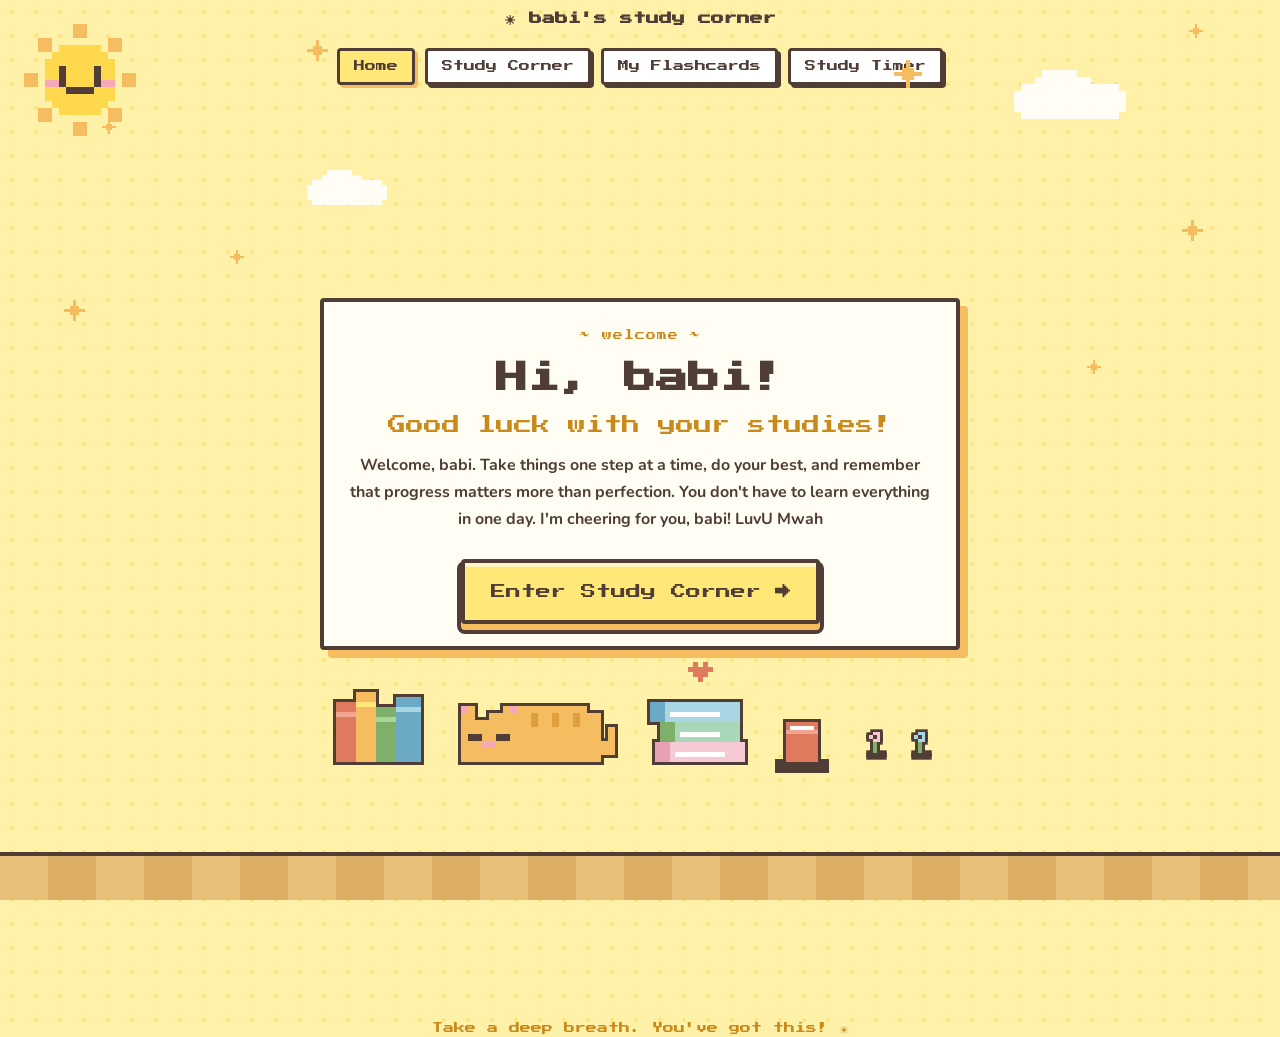
<file: index.html>
<!DOCTYPE html>
<html lang="en">

<head>
    <meta charset="UTF-8" />
    <meta name="viewport" content="width=device-width, initial-scale=1.0" />
    <title>Welcome - babi's study</title>
    <link rel="stylesheet" href="landing.css" />
    <link href="https://fonts.googleapis.com/css2?family=Press+Start+2P&family=Nunito:wght@400;700;800&display=swap"
        rel="stylesheet">
</head>

<body class="welcome">
    <header class="topbar pixel-panel">
        <div class="logo"> ☀ babi's study corner</div>
        <nav>
            <a href="index.html" class="nav-btn active">Home</a>
            <a href="study.html" class="nav-btn">Study Corner</a>
            <a href="study.html" class="nav-btn">My Flashcards</a>
            <a href="timer.html" class="nav-btn">Study Timer</a>
        </nav>
        <button class="menu-toggle" aria-label="Menu" aria-expanded="false">☰</button>
    </header>
    <!-- Reusable pixel sprites -->
    <svg width="0" height="0" style="position:absolute" aria-hidden="true" focusable="false">
        <defs>
            <symbol id="px-star" viewBox="0 0 7 7" shape-rendering="crispEdges">
                <rect x="3" y="0" width="1" height="7" fill="currentColor" />
                <rect x="0" y="3" width="7" height="1" fill="currentColor" />
                <rect x="2" y="2" width="3" height="3" fill="currentColor" />
            </symbol>
            <symbol id="px-heart" viewBox="0 0 5 4" shape-rendering="crispEdges">
                <rect x="1" y="0" width="1" height="1" fill="#E07A5F" />
                <rect x="3" y="0" width="1" height="1" fill="#E07A5F" />
                <rect x="0" y="1" width="5" height="1" fill="#E07A5F" />
                <rect x="1" y="2" width="3" height="1" fill="#E07A5F" />
                <rect x="2" y="3" width="1" height="1" fill="#E07A5F" />
            </symbol>
            <symbol id="px-cloud" viewBox="0 0 16 7" shape-rendering="crispEdges">
                <rect x="4" y="0" width="5" height="1" fill="#fff" />
                <rect x="3" y="1" width="8" height="1" fill="#fff" />
                <rect x="1" y="2" width="14" height="1" fill="#fff" />
                <rect x="0" y="3" width="16" height="3" fill="#fff" />
                <rect x="1" y="6" width="14" height="1" fill="#fff" />
            </symbol>
        </defs>
    </svg>

    <!-- Sky decorations -->
    <div class="sky" aria-hidden="true">
        <svg class="sun px" viewBox="0 0 16 16" shape-rendering="crispEdges">
            <g fill="#F6BD60">
                <rect x="7" y="0" width="2" height="2" />
                <rect x="7" y="14" width="2" height="2" />
                <rect x="0" y="7" width="2" height="2" />
                <rect x="14" y="7" width="2" height="2" />
                <rect x="2" y="2" width="2" height="2" />
                <rect x="12" y="2" width="2" height="2" />
                <rect x="2" y="12" width="2" height="2" />
                <rect x="12" y="12" width="2" height="2" />
            </g>
            <g fill="#FFD84D">
                <rect x="5" y="3" width="6" height="1" />
                <rect x="4" y="4" width="8" height="1" />
                <rect x="3" y="5" width="10" height="6" />
                <rect x="4" y="11" width="8" height="1" />
                <rect x="5" y="12" width="6" height="1" />
            </g>
            <g fill="#503D35">
                <rect x="5" y="6" width="1" height="2" />
                <rect x="10" y="6" width="1" height="2" />
                <rect x="5" y="8" width="1" height="1" />
                <rect x="6" y="9" width="4" height="1" />
                <rect x="10" y="8" width="1" height="1" />
            </g>
            <g fill="#F7A8B8">
                <rect x="3" y="8" width="2" height="1" />
                <rect x="11" y="8" width="2" height="1" />
            </g>
        </svg>

        <svg class="cloud c1 px" viewBox="0 0 16 7">
            <use href="#px-cloud" />
        </svg>
        <svg class="cloud c2 px" viewBox="0 0 16 7">
            <use href="#px-cloud" />
        </svg>

        <svg class="star s1 px" viewBox="0 0 7 7">
            <use href="#px-star" />
        </svg>
        <svg class="star s2 px" viewBox="0 0 7 7">
            <use href="#px-star" />
        </svg>
        <svg class="star s3 px" viewBox="0 0 7 7">
            <use href="#px-star" />
        </svg>
        <svg class="star s4 px" viewBox="0 0 7 7">
            <use href="#px-star" />
        </svg>
        <svg class="star s5 px" viewBox="0 0 7 7">
            <use href="#px-star" />
        </svg>
        <svg class="star s6 px" viewBox="0 0 7 7">
            <use href="#px-star" />
        </svg>
        <svg class="star s7 px" viewBox="0 0 7 7">
            <use href="#px-star" />
        </svg>
        <svg class="star s8 px" viewBox="0 0 7 7">
            <use href="#px-star" />
        </svg>
    </div>

    <main class="stage">
        <section class="card" aria-labelledby="welcomeTitle">
            <p class="tag">~ welcome ~</p>
            <h1 id="welcomeTitle">Hi, babi!</h1>
            <p class="subtitle">Good luck with your studies!</p>
            <p class="note">Welcome, babi. Take things one step at a time, do your best, and
                remember that progress matters more than perfection. You don't have to learn everything in one day. I'm
                cheering for you, babi! LuvU Mwah</p>
            <a class="start-btn" href="study.html">
                <span class="label">Enter Study Corner</span>
                <span class="arrow" aria-hidden="true">→</span>
            </a>
        </section>

        <!-- Cozy scene: books, sleeping cat, notebook stack -->
        <div class="scene" aria-hidden="true">
            <svg class="books outlined px" viewBox="0 0 18 14" shape-rendering="crispEdges">
                <rect x="0" y="2" width="4" height="12" fill="#E07A5F" />
                <rect x="0" y="4" width="4" height="1" fill="#F2A491" />
                <rect x="4" y="0" width="4" height="14" fill="#F6BD60" />
                <rect x="4" y="2" width="4" height="1" fill="#FFE878" />
                <rect x="8" y="3" width="4" height="11" fill="#7FB069" />
                <rect x="8" y="5" width="4" height="1" fill="#A9D49A" />
                <rect x="12" y="1" width="5" height="13" fill="#6CA9C4" />
                <rect x="12" y="3" width="5" height="1" fill="#A9D6E5" />
            </svg>

            <div class="cat-wrap">
                <span class="zzz z1">z</span>
                <span class="zzz z2">Z</span>
                <span class="zzz z3">z</span>
                <svg class="cat outlined px" viewBox="0 0 24 12" shape-rendering="crispEdges">
                    <g fill="#F6BD60">
                        <rect x="7" y="4" width="12" height="1" />
                        <rect x="5" y="5" width="16" height="7" />
                        <rect x="1" y="6" width="8" height="6" />
                        <rect x="1" y="4" width="2" height="2" />
                        <rect x="7" y="4" width="2" height="2" />
                        <rect x="21" y="9" width="2" height="2" />
                        <rect x="22" y="7" width="1" height="2" />
                    </g>
                    <g fill="#E09F3E">
                        <rect x="11" y="5" width="1" height="2" />
                        <rect x="14" y="5" width="1" height="2" />
                        <rect x="17" y="5" width="1" height="2" />
                    </g>
                    <g fill="#F7A8B8">
                        <rect x="1" y="4" width="1" height="1" />
                        <rect x="8" y="4" width="1" height="1" />
                        <rect x="4" y="9" width="2" height="1" />
                    </g>
                    <g fill="#503D35">
                        <rect x="2" y="8" width="2" height="1" />
                        <rect x="6" y="8" width="2" height="1" />
                    </g>
                </svg>
            </div>

            <div class="notebooks-wrap">
                <svg class="heart px" viewBox="0 0 5 4">
                    <use href="#px-heart" />
                </svg>
                <svg class="notebooks outlined px" viewBox="0 0 20 16" shape-rendering="crispEdges">
                    <rect x="0" y="4" width="18" height="4" fill="#A9D6E5" />
                    <rect x="0" y="4" width="3" height="4" fill="#6CA9C4" />
                    <rect x="4" y="6" width="10" height="1" fill="#fff" />
                    <rect x="2" y="8" width="16" height="4" fill="#A8D8B9" />
                    <rect x="2" y="8" width="3" height="4" fill="#7FB069" />
                    <rect x="6" y="10" width="8" height="1" fill="#fff" />
                    <rect x="1" y="12" width="18" height="4" fill="#F7C9D4" />
                    <rect x="1" y="12" width="3" height="4" fill="#E8A0B4" />
                    <rect x="5" y="14" width="10" height="1" fill="#fff" />
                </svg>
            </div>

            <div class="coffee-wrap">
                <svg class="coffee outlined px" viewBox="0 0 12 14" shape-rendering="crispEdges">
                    <rect x="2" y="2" width="8" height="10" fill="#E07A5F" />
                    <rect x="2" y="4" width="8" height="1" fill="#F2A491" />
                    <rect x="3" y="3" width="6" height="1" fill="#fff" />
                    <rect x="0" y="12" width="12" height="2" fill="#503D35" />
                </svg>
                <svg class="steam outlined px" viewBox="0 0 8 6" shape-rendering="crispEdges">
                    <rect x="2" y="0" width="1" height="2" fill="#fff" opacity="0.8" />
                    <rect x="5" y="1" width="1" height="3" fill="#fff" opacity="0.6" />
                </svg>
            </div>

            <div class="flowers-wrap">
                <svg class="flower outlined px" viewBox="0 0 10 8" shape-rendering="crispEdges">
                    <rect x="4" y="0" width="2" height="1" fill="#F7C9D4" />
                    <rect x="3" y="1" width="1" height="1" fill="#F7C9D4" />
                    <rect x="5" y="1" width="1" height="1" fill="#F7C9D4" />
                    <rect x="4" y="2" width="2" height="1" fill="#F7C9D4" />
                    <rect x="4" y="3" width="1" height="3" fill="#7FB069" />
                    <rect x="3" y="6" width="4" height="1" fill="#503D35" />
                </svg>
                <svg class="flower outlined px" viewBox="0 0 10 8" shape-rendering="crispEdges">
                    <rect x="4" y="0" width="2" height="1" fill="#A9D6E5" />
                    <rect x="3" y="1" width="1" height="1" fill="#A9D6E5" />
                    <rect x="5" y="1" width="1" height="1" fill="#A9D6E5" />
                    <rect x="4" y="2" width="2" height="1" fill="#A9D6E5" />
                    <rect x="4" y="3" width="1" height="3" fill="#7FB069" />
                    <rect x="3" y="6" width="4" height="1" fill="#503D35" />
                </svg>
            </div>
        </div>
    </main>

    <div class="footer-line" aria-hidden="true">
        <p>Take a deep breath. You've got this! ☀</p>
    </div>
    <div class="floor" aria-hidden="true"></div>

    <script>
        const toggle = document.querySelector('.menu-toggle');
        const nav = document.querySelector('header nav');
        toggle.addEventListener('click', () => {
            const open = toggle.getAttribute('aria-expanded') === 'true';
            toggle.setAttribute('aria-expanded', String(!open));
            nav.classList.toggle('open', !open);
        });
        document.querySelectorAll('header nav a').forEach(a => {
            a.addEventListener('click', () => {
                toggle.setAttribute('aria-expanded', 'false');
                nav.classList.remove('open');
            });
        });
    </script>
</body>

</html>
</file>
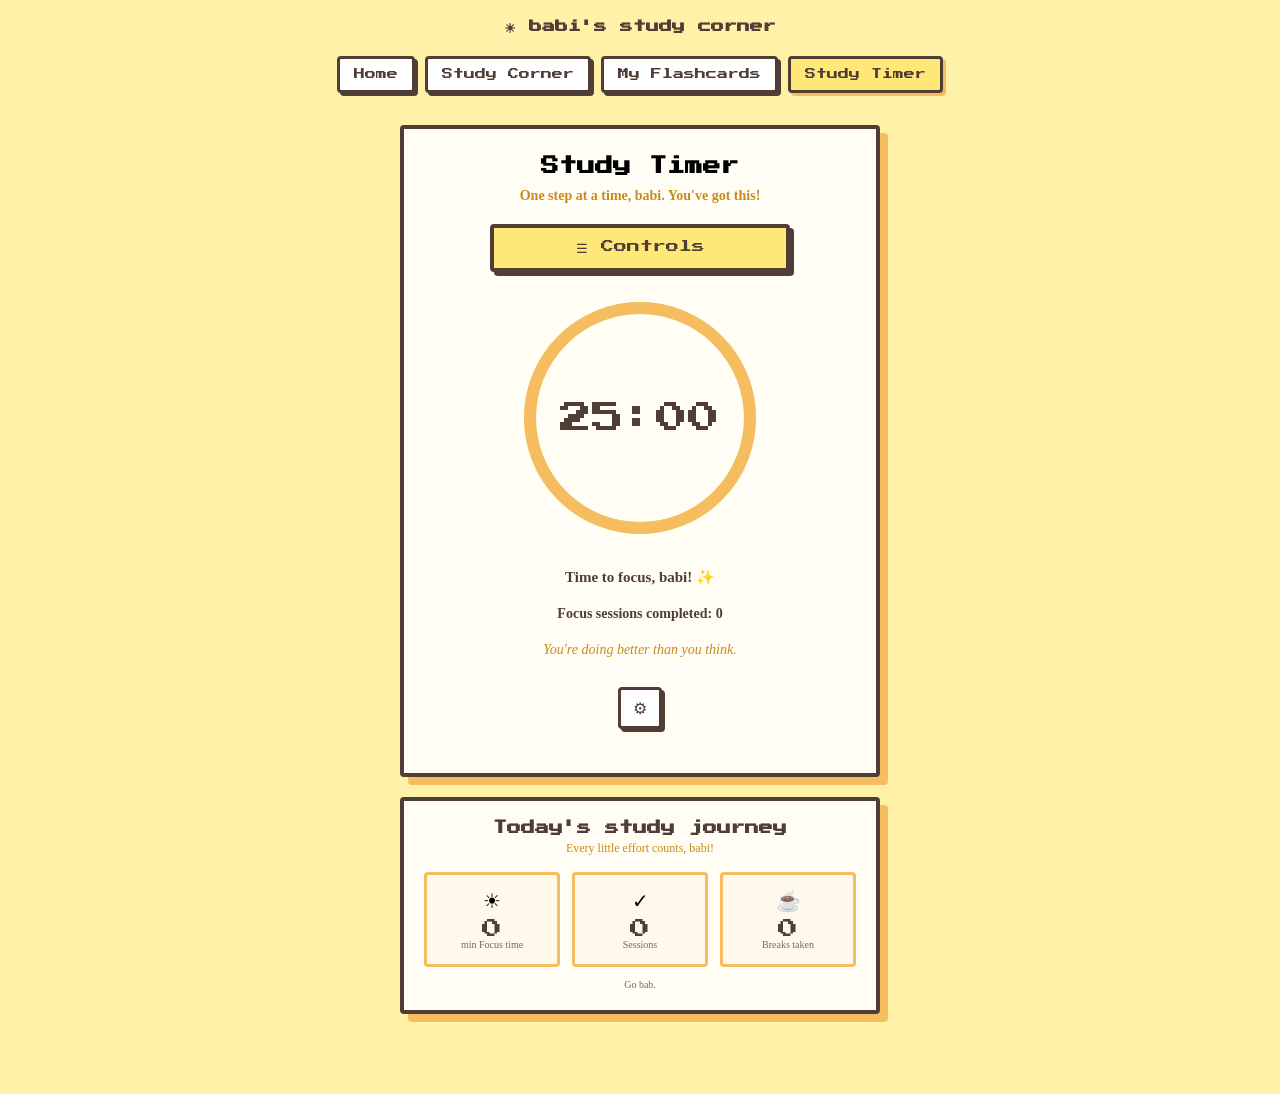
<file: timer.html>
<!DOCTYPE html>
<html lang="en">

<head>
    <meta charset="UTF-8" />
    <meta name="viewport" content="width=device-width, initial-scale=1.0" />
    <title>Study Timer - babi's study nook</title>
    <link rel="stylesheet" href="landing.css" />
    <link href="https://fonts.googleapis.com/css2?family=Press+Start+2P&family=Nunito:wght@400;700;800&display=swap"
        rel="stylesheet">
</head>

<body class="timer-page">
    <header class="topbar pixel-panel">
        <div class="logo">☀ babi's study corner</div>
        <nav>
            <a href="index.html" class="nav-btn">Home</a>
            <a href="study.html" class="nav-btn">Study Corner</a>
            <a href="study.html" class="nav-btn">My Flashcards</a>
            <a href="timer.html" class="nav-btn active">Study Timer</a>
        </nav>
        <button class="menu-toggle" aria-label="Menu" aria-expanded="false">☰</button>
    </header>

    <main class="timer-stage">
        <div class="timer-card">
            <h1>Study Timer</h1>
            <p class="timer-subtitle">One step at a time, babi. You've got this!</p>

            <!-- Collapsible controls bar -->
            <button class="controls-toggle" id="controlsToggle" aria-expanded="false" aria-label="Show controls">
                ☰ Controls
            </button>
            <div class="controls-bar hidden" id="controlsBar">
                <div class="mode-selector">
                    <button class="mode-btn active" data-mode="focus" data-duration="25">Focus</button>
                    <button class="mode-btn" data-mode="short" data-duration="5">Short Break</button>
                    <button class="mode-btn" data-mode="long" data-duration="15">Long Break</button>
                </div>
                <div class="timer-controls">
                    <button class="mode-btn  primary" id="startBtn">Start</button>
                    <button class="mode-btn" id="resetBtn">Reset</button>
                    <button class="mode-btn" id="skipBtn">Skip</button>
                </div>
            </div>

            <div class="timer-display">
                <div class="progress-circle">
                    <svg class="progress-ring" width="260" height="260">
                        <circle class="progress-bg" cx="130" cy="130" r="110" />
                        <circle class="progress-fill" cx="130" cy="130" r="110" />
                    </svg>
                    <div class="timer-time" id="timerTime">25:00</div>
                </div>
            </div>

            <p class="mode-message" id="modeMessage">Time to focus, babi! ✨</p>

            <p class="session-counter" id="sessionCounter">Focus sessions completed: 0</p>

            <p class="encouragement" id="encouragement">Small steps still move you forward.</p>

            <div class="settings-section">
                <button class="settings-toggle" id="settingsToggle" aria-label="Settings">⚙</button>
                <div class="settings-panel hidden" id="settingsPanel">
                    <h3>Timer Settings</h3>
                    <label class="field">
                        <span>Focus (min)</span>
                        <input type="number" id="focusDuration" min="1" max="60" value="25" />
                    </label>
                    <label class="field">
                        <span>Short Break (min)</span>
                        <input type="number" id="shortBreakDuration" min="1" max="30" value="5" />
                    </label>
                    <label class="field">
                        <span>Long Break (min)</span>
                        <input type="number" id="longBreakDuration" min="1" max="60" value="15" />
                    </label>
                    <label class="field">
                        <span>Sound</span>
                        <input type="checkbox" id="soundToggle" checked />
                    </label>
                    <label class="field">
                        <span>Notifications</span>
                        <input type="checkbox" id="notificationToggle" />
                    </label>
                    <div class="row center">
                        <button class="mode-btn primary" id="saveSettingsBtn">Save Settings</button>
                        <button class="mode-btn ghost" id="restoreDefaultsBtn">Restore Defaults</button>
                    </div>
                </div>
            </div>
        </div>

        <div class="journey-card">
            <h3>Today's study journey</h3>
            <p class="journey-subtitle">Every little effort counts, babi!</p>
            <div class="journey-stats">
                <div class="journey-item">
                    <span class="journey-icon">☀</span>
                    <span class="journey-value" id="journeyFocusTime">0</span>
                    <span class="journey-label">min Focus time</span>
                </div>
                <div class="journey-item">
                    <span class="journey-icon">✓</span>
                    <span class="journey-value" id="journeySessions">0</span>
                    <span class="journey-label">Sessions</span>
                </div>
                <div class="journey-item">
                    <span class="journey-icon">☕</span>
                    <span class="journey-value" id="journeyBreaks">0</span>
                    <span class="journey-label">Breaks taken</span>
                </div>
            </div>
            <p class="journey-note">Go bab.</p>
        </div>
    </main>

    <script src="timer.js"></script>
</body>

</html>
</file>
<file: landing.css>
:root {
    --cream: #FFF9E8;
    --yellow: #FFE878;
    --gold: #F6BD60;
    --pink: #F7C9D4;
    --brown: #503D35;
    --soft-yellow: #FFF1A8;
}

* {
    box-sizing: border-box
}

html,
body {
    height: 100%
}

body.welcome {
    margin: 0;
    min-height: 100vh;
    position: relative;
    overflow-x: hidden;
    color: var(--brown);
    font-family: Nunito, system-ui, sans-serif;
    background-color: var(--soft-yellow);
    background-image: radial-gradient(#ffe37a 2px, transparent 2px);
    background-size: 24px 24px;
}

.px {
    image-rendering: pixelated
}

.outlined {
    filter: drop-shadow(3px 0 0 var(--brown)) drop-shadow(-3px 0 0 var(--brown)) drop-shadow(0 3px 0 var(--brown)) drop-shadow(0 -3px 0 var(--brown))
}

/* ---------- Sky ---------- */
.sky {
    position: absolute;
    inset: 0;
    pointer-events: none;
    overflow: hidden
}

.sun {
    position: absolute;
    top: 24px;
    left: 24px;
    width: 112px;
    height: 112px;
    animation: sun-bob 3s steps(4) infinite
}

@keyframes sun-bob {

    0%,
    100% {
        transform: translateY(0)
    }

    50% {
        transform: translateY(-6px)
    }
}

.cloud {
    position: absolute;
    opacity: .9;
    animation: drift 16s ease-in-out infinite alternate
}

.cloud.c1 {
    top: 70px;
    right: 12%;
    width: 112px;
    height: 49px
}

.cloud.c2 {
    top: 170px;
    left: 24%;
    width: 80px;
    height: 35px;
    animation-duration: 22s
}

@keyframes drift {
    from {
        transform: translateX(-14px)
    }

    to {
        transform: translateX(14px)
    }
}

.star {
    position: absolute;
    color: #F6BD60;
    width: 21px;
    height: 21px;
    animation: twinkle 2.4s steps(2) infinite
}

.star.s1 {
    top: 40px;
    left: 24%;
    animation-delay: .2s
}

.star.s2 {
    top: 120px;
    left: 8%;
    width: 14px;
    height: 14px;
    animation-delay: 1s
}

.star.s3 {
    top: 60px;
    right: 28%;
    width: 28px;
    height: 28px;
    animation-delay: .6s
}

.star.s4 {
    top: 220px;
    right: 6%;
    animation-delay: 1.4s
}

.star.s5 {
    top: 300px;
    left: 5%;
    animation-delay: .4s
}

.star.s6 {
    top: 24px;
    right: 6%;
    width: 14px;
    height: 14px;
    animation-delay: 1.8s
}

.star.s7 {
    top: 360px;
    right: 14%;
    width: 14px;
    height: 14px;
    animation-delay: .9s
}

.star.s8 {
    top: 250px;
    left: 18%;
    width: 14px;
    height: 14px;
    animation-delay: 1.2s
}

@keyframes twinkle {

    0%,
    100% {
        opacity: 1;
        transform: scale(1)
    }

    50% {
        opacity: .35;
        transform: scale(.7)
    }
}

/* ---------- Stage ---------- */
.stage {
    position: relative;
    z-index: 1;
    min-height: 100vh;
    display: flex;
    flex-direction: column;
    align-items: center;
    justify-content: center;
    gap: 28px;
    padding: 56px 16px 90px
}

.card {
    width: min(640px, 100%);
    text-align: center;
    background: #fffdf4;
    border: 4px solid var(--brown);
    box-shadow: 8px 8px 0 var(--gold);
    border-radius: 4px;
    padding: 28px 20px 22px
}

.tag {
    margin: 0 0 14px;
    font-family: "Press Start 2P", monospace;
    font-size: 10px;
    color: #c98a1b;
    letter-spacing: 1px
}

h1 {
    margin: 0 0 14px;
    font-family: "Press Start 2P", monospace;
    font-size: clamp(20px, 5vw, 32px);
    line-height: 1.5
}

h1 span {
    display: inline-block;
    margin-top: 10px;
    font-size: clamp(11px, 2.6vw, 16px);
    line-height: 1.7
}

.note {
    margin: 0 0 24px;
    font-weight: 700;
    font-size: 16px
}

/* ---------- Start button ---------- */
.start-btn {
    display: inline-flex;
    align-items: center;
    gap: 14px;
    padding: 18px 26px;
    font-family: "Press Start 2P", monospace;
    font-size: clamp(11px, 2.8vw, 15px);
    line-height: 1.4;
    color: var(--brown);
    text-decoration: none;
    background: var(--yellow);
    border: 4px solid var(--brown);
    border-radius: 4px;
    box-shadow: 0 6px 0 var(--gold), 0 6px 0 4px var(--brown), inset 0 4px 0 rgba(255, 255, 255, .55);
    transition: transform .12s steps(3), box-shadow .12s steps(3), background .12s;
    cursor: pointer
}

.start-btn .arrow {
    display: inline-block
}

.start-btn:hover,
.start-btn:focus-visible {
    background: #fff08f;
    transform: translateY(-4px);
    box-shadow: 0 10px 0 var(--gold), 0 10px 0 4px var(--brown), inset 0 4px 0 rgba(255, 255, 255, .6);
    animation: wiggle .5s steps(4) 1
}

.start-btn:hover .arrow,
.start-btn:focus-visible .arrow {
    animation: nudge .6s steps(3) infinite
}

.start-btn:focus-visible {
    outline: 4px dashed var(--brown);
    outline-offset: 6px
}

.start-btn:active {
    transform: translateY(4px);
    animation: none;
    box-shadow: 0 2px 0 var(--gold), 0 2px 0 4px var(--brown), inset 0 4px 0 rgba(255, 255, 255, .4)
}

@keyframes wiggle {

    0%,
    100% {
        rotate: 0deg
    }

    25% {
        rotate: -1.5deg
    }

    75% {
        rotate: 1.5deg
    }
}

@keyframes nudge {

    0%,
    100% {
        transform: translateX(0)
    }

    50% {
        transform: translateX(6px)
    }
}

.press {
    margin: 22px 0 0;
    font-family: "Press Start 2P", monospace;
    font-size: 9px;
    color: #c98a1b;
    animation: blink 1.2s steps(1) infinite
}

@keyframes blink {
    50% {
        opacity: 0
    }
}


/* ---------- Scene ---------- */
.scene {
    display: flex;
    align-items: flex-end;
    justify-content: center;
    gap: 28px
}

.books {
    width: 90px;
    height: 70px
}

.cat-wrap {
    position: relative
}

.cat {
    display: block;
    width: 168px;
    height: 84px;
    animation: breathe 3s steps(3) infinite;
    transform-origin: bottom center
}

@keyframes breathe {

    0%,
    100% {
        transform: scaleY(1)
    }

    50% {
        transform: scaleY(1.06)
    }
}

.zzz {
    position: absolute;
    left: 6px;
    top: -4px;
    font-family: "Press Start 2P", monospace;
    font-size: 12px;
    color: #6CA9C4;
    opacity: 0;
    animation: float-z 3.6s steps(6) infinite
}

.zzz.z2 {
    animation-delay: 1.2s;
    font-size: 15px
}

.zzz.z3 {
    animation-delay: 2.4s
}

@keyframes float-z {
    0% {
        opacity: 0;
        transform: translate(0, 0)
    }

    20% {
        opacity: 1
    }

    100% {
        opacity: 0;
        transform: translate(22px, -34px)
    }
}

.notebooks-wrap {
    position: relative
}

.notebooks {
    display: block;
    width: 100px;
    height: 80px
}

.heart {
    position: absolute;
    left: 38px;
    top: -20px;
    width: 25px;
    height: 20px;
    animation: hop 1.6s steps(4) infinite
}

@keyframes hop {

    0%,
    100% {
        transform: translateY(0)
    }

    50% {
        transform: translateY(-6px)
    }
}

.floor {
    position: absolute;
    left: 0;
    right: 0;
    bottom: 0;
    height: 48px;
    z-index: 0;
    background: repeating-linear-gradient(90deg, #E9C07A 0 48px, #DDAF66 48px 96px);
    border-top: 4px solid var(--brown)
}

@media (max-width:560px) {
    .sun {
        width: 76px;
        height: 76px;
        top: 12px;
        left: 12px
    }

    .scene {
        gap: 16px;
        transform: scale(.85)
    }

    .stage {
        padding-top: 100px
    }

    .cloud.c2 {
        display: none
    }
}

@media (prefers-reduced-motion:reduce) {

    *,
    *::before,
    *::after {
        animation: none !important;
        transition: none !important
    }
}

/* ---------- Header ---------- */
.topbar {
    display: flex;
    flex-direction: column;
    /* stack logo above nav */
    align-items: center;
    /* center everything horizontally */
    text-align: center;
    gap: 10px;
    flex-wrap: wrap;
    padding: 12px 16px
}

.topbar .logo {
    font-family: "Press Start 2P", monospace;
    flex-basis: 100%;
    /* let the logo take its own line */
    text-align: center;
    margin-bottom: 10px;
    font-size: 13px;
    font-weight: 800;
    color: var(--brown)
}

.topbar nav {
    display: flex;
    gap: 10px;
    flex-wrap: wrap;
    align-items: center
}

.topbar .nav-btn {
    font-family: "Press Start 2P", monospace;
    font-size: 11px;
    color: var(--brown);
    text-decoration: none;
    padding: 10px 14px;
    border: 3px solid var(--brown);
    background: #fff;
    border-radius: 4px;
    cursor: pointer;
    box-shadow: 3px 3px 0 var(--brown);
    transition: transform .12s steps(3), box-shadow .12s steps(3), background .12s
}

.topbar .nav-btn.active {
    background: var(--yellow);
    box-shadow: 3px 3px 0 var(--gold)
}

.topbar .nav-btn:hover,
.topbar .nav-btn:focus-visible {
    background: #fff08f;
    transform: translateY(-2px);
    outline: 4px dashed var(--brown);
    outline-offset: 4px
}

.topbar .nav-disabled {
    font-family: "Press Start 2P", monospace;
    font-size: 11px;
    color: #a69484;
    padding: 10px 14px;
    border: 3px solid #c9b9aa;
    background: #fff9ec;
    border-radius: 4px;
    cursor: not-allowed
}

.menu-toggle {
    display: none;
    font-family: "Press Start 2P", monospace;
    font-size: 14px;
    background: #fff;
    border: 3px solid var(--brown);
    border-radius: 4px;
    padding: 8px 10px;
    cursor: pointer;
    color: var(--brown);
    box-shadow: 3px 3px 0 var(--brown)
}

.menu-toggle:focus-visible {
    outline: 4px dashed var(--brown);
    outline-offset: 4px
}

/* ---------- Welcome card text ---------- */
.subtitle {
    margin: 8px 0 18px;
    font-family: "Press Start 2P", monospace;
    font-size: clamp(13px, 3vw, 18px);
    color: #c98a1b
}

.note {
    margin: 0 0 26px;
    font-weight: 700;
    font-size: 16px;
    line-height: 1.7
}

/* ---------- Scene additions ---------- */
.coffee-wrap {
    position: relative;
    width: 48px;
    height: 48px
}

.coffee {
    width: 48px;
    height: 56px
}

.steam {
    position: absolute;
    top: -14px;
    left: 6px;
    width: 8px;
    height: 18px;
    opacity: 0;
    animation: steam-rise 2.4s steps(4) infinite
}

@keyframes steam-rise {

    0% {
        opacity: 0;
        transform: translateY(0)
    }

    40% {
        opacity: 1
    }

    100% {
        opacity: 0;
        transform: translateY(-24px)
    }
}

.flowers-wrap {
    display: flex;
    gap: 10px;
    transform: scale(.9)
}

.flowers-wrap .flower {
    width: 40px;
    height: 32px;
    animation: bloom 3s steps(4) infinite
}

.flowers-wrap .flower:nth-child(2) {
    animation-delay: 1s
}

@keyframes bloom {

    0%,
    100% {
        transform: scale(1)
    }

    50% {
        transform: scale(1.1)
    }
}

/* ---------- Footer line ---------- */
.footer-line {
    text-align: center;
    margin-top: 26px;
    font-family: "Press Start 2P", monospace;
    font-size: 11px;
    color: #c98a1b;
    opacity: 0;
    animation: fade-in 2s steps(2) forwards
}

@keyframes fade-in {
    to {
        opacity: 1
    }
}

/* ---------- Mobile menu ---------- */
@media (max-width: 640px) {
    .menu-toggle {
        display: block
    }

    .topbar nav {
        position: absolute;
        top: 100%;
        left: 0;
        right: 0;
        background: #fffdf4;
        border: 4px solid var(--brown);
        border-top: none;
        border-radius: 0 0 4px 4px;
        box-shadow: 8px 8px 0 var(--gold);
        flex-direction: column;
        align-items: stretch;
        padding: 12px;
        gap: 8px;
        display: none
    }

    .topbar nav.open {
        display: flex
    }

    .topbar nav .nav-btn {
        display: block;
        text-align: center;
        width: 100%
    }

    .topbar nav .nav-disabled {
        display: block;
        text-align: center;
        width: 100%
    }

    .scene {
        transform: scale(.75);
        gap: 12px
    }

    .stage {
        padding-top: 110px;
        gap: 16px
    }
}

/* ---------- Study Timer Page ---------- */
body.timer-page {
    background-color: var(--soft-yellow)
}

.timer-stage {
    min-height: 100vh;
    padding: 20px 16px 80px;
    display: flex;
    flex-direction: column;
    align-items: center;
    gap: 20px
}

.timer-card {
    width: min(480px, 95%);
    background: #fffdf4;
    border: 4px solid var(--brown);
    box-shadow: 8px 8px 0 var(--gold);
    border-radius: 4px;
    padding: 24px 20px;
    text-align: center
}

.timer-card h1 {
    font-family: "Press Start 2P", monospace;
    font-size: 18px;
    margin: 0 0 8px
}

.timer-subtitle {
    font-weight: 700;
    font-size: 14px;
    color: #c98a1b;
    margin: 0 0 20px
}

.mode-selector {
    display: flex;
    gap: 8px;
    justify-content: center;
    margin-bottom: 24px;
    flex-wrap: wrap
}

.mode-btn {
    font-family: "Press Start 2P", monospace;
    font-size: 11px;
    padding: 10px 14px;
    border: 3px solid var(--brown);
    background: #fff;
    border-radius: 4px;
    cursor: pointer;
    color: var(--brown);
    box-shadow: 3px 3px 0 var(--brown)
}

.mode-btn.active {
    background: var(--yellow);
    box-shadow: 3px 3px 0 var(--gold)
}

.mode-btn:hover {
    background: #fff08f
}

.timer-display {
    position: relative;
    width: 260px;
    height: 260px;
    margin: 0 auto 20px
}

.progress-ring {
    transform: rotate(-90deg)
}

.progress-bg {
    fill: none;
    stroke: #f0e6b5;
    stroke-width: 12
}

.progress-fill {
    fill: none;
    stroke: var(--gold);
    stroke-width: 12;
    stroke-linecap: round;
    transition: stroke-dashoffset 0.3s ease
}

.timer-time {
    position: absolute;
    top: 50%;
    left: 50%;
    transform: translate(-50%, -50%);
    font-family: "Press Start 2P", monospace;
    font-size: 32px;
    color: var(--brown)
}

.mode-message {
    font-weight: 700;
    font-size: 15px;
    color: var(--brown);
    margin: 0 0 20px
}

.timer-controls {
    display: flex;
    gap: 10px;
    justify-content: center;
    margin-bottom: 20px;
    flex-wrap: wrap
}

.session-counter {
    font-weight: 700;
    font-size: 14px;
    color: var(--brown);
    margin: 0 0 20px
}

.encouragement {
    font-style: italic;
    color: #c98a1b;
    font-size: 14px;
    margin: 0 0 24px;
    min-height: 1.5em
}

.settings-section {
    position: relative;
    margin-bottom: 20px
}

.settings-toggle {
    font-family: "Press Start 2P", monospace;
    font-size: 16px;
    background: #fff;
    border: 3px solid var(--brown);
    border-radius: 4px;
    padding: 8px 12px;
    cursor: pointer;
    color: var(--brown);
    box-shadow: 3px 3px 0 var(--brown)
}

.settings-panel {
    position: absolute;
    top: 60px;
    left: 0;
    right: 0;
    background: #fffdf4;
    border: 4px solid var(--brown);
    box-shadow: 8px 8px 0 var(--gold);
    border-radius: 4px;
    padding: 16px;
    z-index: 10
}

.settings-panel.hidden {
    display: none
}

.settings-panel h3 {
    font-family: "Press Start 2P", monospace;
    font-size: 12px;
    margin: 0 0 12px
}

.settings-panel .field {
    display: grid;
    grid-template-columns: 1fr auto;
    gap: 10px;
    margin-bottom: 12px;
    align-items: center
}

.settings-panel input[type="number"] {
    width: 60px;
    border: 3px solid var(--brown);
    padding: 6px;
    border-radius: 4px;
    font-family: inherit
}

.settings-panel input[type="checkbox"] {
    width: 20px;
    height: 20px;
    cursor: pointer
}

.journey-card {
    width: min(480px, 95%);
    background: #fffdf4;
    border: 4px solid var(--brown);
    box-shadow: 8px 8px 0 var(--gold);
    border-radius: 4px;
    padding: 20px;
    text-align: center
}

.journey-card h3 {
    font-family: "Press Start 2P", monospace;
    font-size: 14px;
    margin: 0 0 6px;
    color: var(--brown)
}

.journey-subtitle {
    font-size: 12px;
    color: #c98a1b;
    margin: 0 0 16px
}

.journey-stats {
    display: flex;
    gap: 12px;
    justify-content: center;
    flex-wrap: wrap;
    margin-bottom: 12px
}

.journey-item {
    flex: 1;
    min-width: 120px;
    background: #fff9ec;
    border: 3px solid var(--gold);
    border-radius: 4px;
    padding: 14px 10px
}

.journey-icon {
    font-size: 20px;
    margin-bottom: 6px;
    display: block
}

.journey-value {
    font-family: "Press Start 2P", monospace;
    font-size: 20px;
    color: var(--brown);
    display: block
}

.journey-label {
    font-size: 10px;
    color: #7a655c;
    display: block
}

.journey-note {
    font-size: 10px;
    color: #7a655c;
    margin: 0
}

/* ---------- Collapsible Controls Bar ---------- */
.controls-toggle {
    width: 100%;
    max-width: 300px;
    margin: 0 auto 16px;
    font-family: "Press Start 2P", monospace;
    font-size: 13px;
    padding: 12px 16px;
    background: var(--yellow);
    border: 4px solid var(--brown);
    border-radius: 4px;
    color: var(--brown);
    cursor: pointer;
    box-shadow: 4px 4px 0 var(--brown);
    display: flex;
    align-items: center;
    justify-content: center;
    gap: 8px
}

.controls-toggle:hover {
    background: #fff08f
}

.controls-toggle:focus-visible {
    outline: 4px dashed var(--brown);
    outline-offset: 4px
}

.controls-bar {
    width: 100%;
    max-width: 340px;
    margin: 0 auto 24px;
    background: #fffdf4;
    border: 4px solid var(--brown);
    box-shadow: 6px 6px 0 var(--gold);
    border-radius: 4px;
    padding: 16px;
    overflow: hidden
}

.controls-bar.hidden {
    display: none
}

.controls-bar.open {
    animation: slideDown 0.3s steps(4) forwards
}

.controls-bar.closed {
    animation: slideUp 0.3s steps(4) forwards
}

@keyframes slideDown {
    from {
        max-height: 0;
        opacity: 0;
        padding-top: 0;
        padding-bottom: 0
    }
    to {
        max-height: 300px;
        opacity: 1;
        padding-top: 16px;
        padding-bottom: 16px
    }
}

@keyframes slideUp {
    from {
        max-height: 300px;
        opacity: 1;
        padding-top: 16px;
        padding-bottom: 16px
    }
    to {
        max-height: 0;
        opacity: 0;
        padding-top: 0;
        padding-bottom: 0
    }
}

@media (max-width: 480px) {
    .timer-time {
        font-size: 24px
    }

    .timer-display {
        width: 200px;
        height: 200px
    }

    .progress-ring {
        width: 200px;
        height: 200px
    }

    .progress-bg,
    .progress-fill {
        cx: 100;
        cy: 100;
        r: 85;
        stroke-width: 10
    }

    .mode-selector {
        flex-direction: column;
        align-items: center
    }

    .mode-btn {
        width: 100%;
        max-width: 200px
    }
}
</file>
